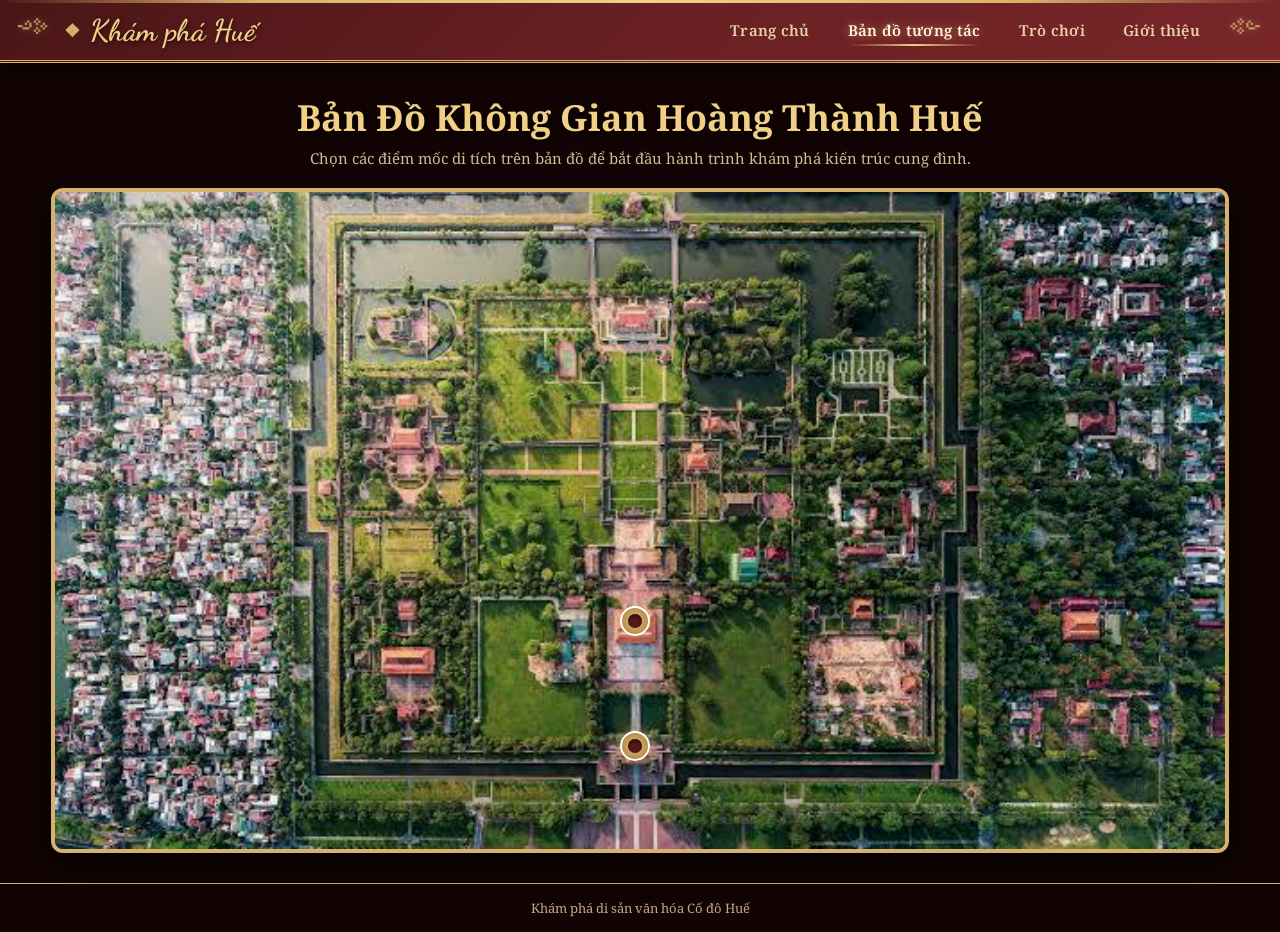
<file: index.html>
<!DOCTYPE html>
<html lang="vi">
<head>
    <meta charset="UTF-8">
    <meta name="viewport" content="width=device-width, initial-scale=1.0">
    <title>Bản đồ Đại Nội Huế</title>
    <link rel="stylesheet" href="style.css">
    <link rel="stylesheet" href="menu.css">
</head>
<body>
    
     <header class="navbar">
        <div class="navbar-inner">
            <a href="index.html" class="logo">Khám phá Huế</a>
 
            <button class="nav-toggle" type="button" aria-expanded="false"
                    aria-controls="nav-menu" aria-label="Mở menu">
                <span></span><span></span><span></span>
            </button>
 
            <nav id="nav-menu" class="nav-menu" aria-label="Menu chính">
                <a href="intro.html">Trang chủ</a>
                <a href="index.html" aria-current="page">Bản đồ tương tác</a>
                <a href="trochoi.html" >Trò chơi</a>
                <a href="#">Giới thiệu</a>
            </nav>
        </div>
    </header>


    <main class="main-map-container">
        <div class="map-title">
            <h1>Bản Đồ Không Gian Hoàng Thành Huế</h1>
            <p>Chọn các điểm mốc di tích trên bản đồ để bắt đầu hành trình khám phá kiến trúc cung đình.</p>
        </div>

        <div class="bando">
            <img src="dai-noi.png" class="anhnen" alt="Đại Nội Huế">

            <!-- Điểm đến 1: Ngọ Môn -->
            <a href="ngo-mon.html" class="diem-den" title="Ngọ Môn" style="top: 82%;left:48.3%;">
                <div class="loader"></div>
            </a>
            
            <!-- Điểm đến 2: Điện Thái Hòa -->
            <a href="dien-thai-hoa.html" class="diem-den1" title="Điện Thái Hòa" style="top: 63%;left:48.3%;">
                <div class="loader"></div>
            </a>
        </div>
    </main>

    <footer>
        <p>Khám phá di sản văn hóa Cố đô Huế</p>
    </footer>
</body>
</html>
</file>
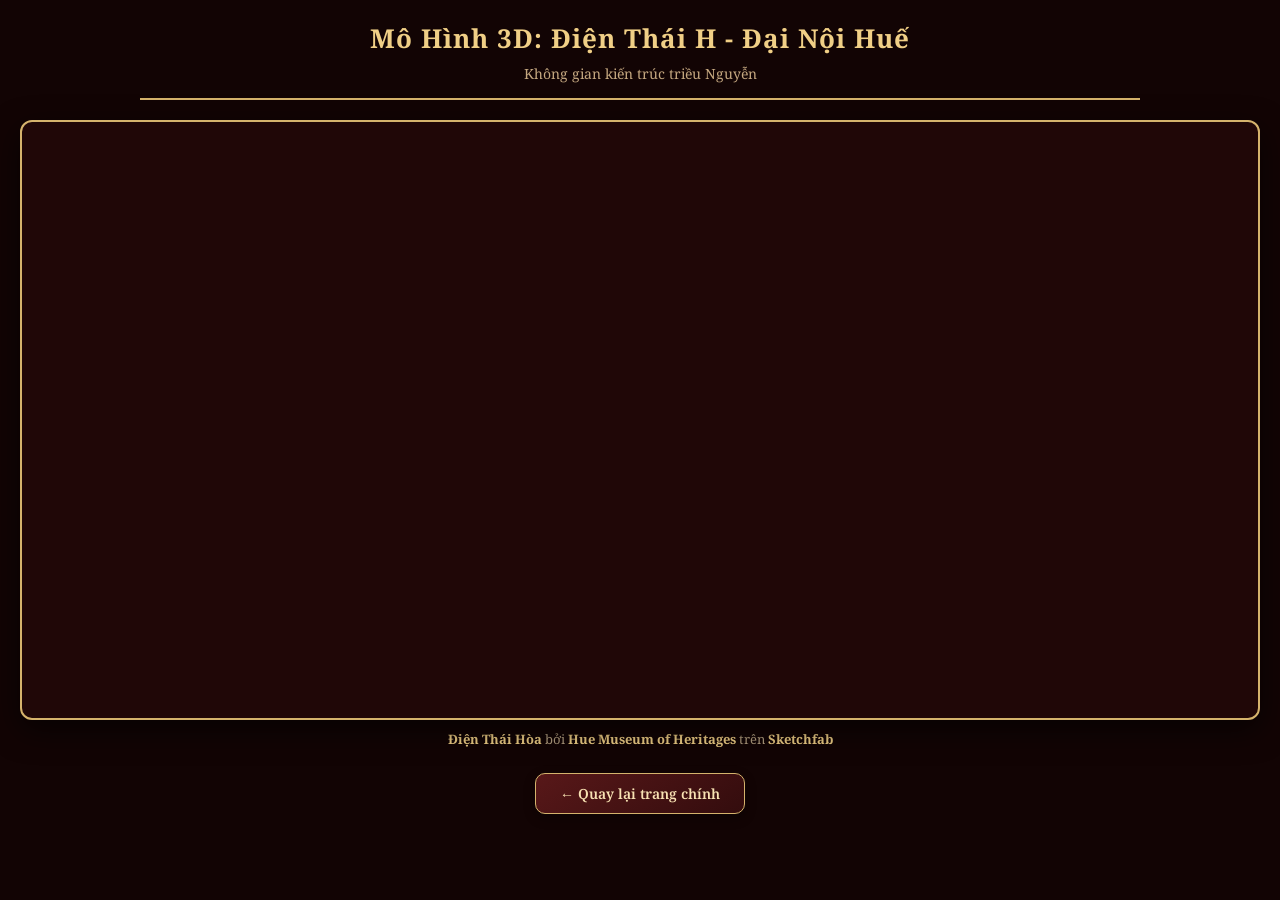
<file: dien-thai-hoa-2.html>
<!DOCTYPE html>
<html lang="vi">
<head>
    <meta charset="UTF-8">
    <meta name="viewport" content="width=device-width, initial-scale=1.0">
    <title>Mô Hình 3D - Điện Thái Hòa</title>
    <!-- Nhúng Google Fonts -->
    <link rel="preconnect" href="https://fonts.googleapis.com">
    <link rel="preconnect" href="https://fonts.gstatic.com" crossorigin>
    <link href="https://fonts.googleapis.com/css2?family=Noto+Serif:wght@400;600;700&display=swap" rel="stylesheet">
    
    <style>
        * {
            box-sizing: border-box;
            margin: 0;
            padding: 0;
        }

        body {
            background-color: #120404; 
            color: #f8e2b3;
            font-family: 'Noto Serif', serif;
            display: flex;
            flex-direction: column;
            align-items: center;
            min-height: 100vh;
            padding: 20px;
        }

       
        .header-container {
            text-align: center;
            margin-bottom: 20px;
            border-bottom: 2px solid #d5b36c;
            padding-bottom: 15px;
            width: 100%;
            max-width: 1000px;
        }

        h1 {
            font-size: 26px;
            color: #f0cf86;
            letter-spacing: 1px;
            margin-bottom: 8px;
        }

        .subtitle {
            font-size: 14px;
            color: #c5a880;
        }

        /* Khung chứa mô hình 3D Sketchfab */
        .sketchfab-embed-wrapper {
            width: 100%;
            max-width: 1400px; /* Tăng từ 1000px lên 1300px để rộng hơn */
            height: 600px;     /* Tăng từ 550px lên 700px để cao hơn */
            background: #200707;
            border: 2px solid #d5b36c;
            border-radius: 12px;
            overflow: hidden;
            box-shadow: 0 10px 30px rgba(0, 0, 0, 0.6);
            position: relative;
        }

        .sketchfab-embed-wrapper iframe {
            width: 100%;
            height: 100%;
            border: none;
        }

        
        .model-info {
            font-size: 13px;
            margin-top: 10px;
            color: #b5a082;
            text-align: center;
        }

        .model-info a {
            color: #f0cf86;
            text-decoration: none;
            font-weight: bold;
        }

        .model-info a:hover {
            text-decoration: underline;
        }

        /* Nút quay lại trang chủ */
        .back-btn {
            margin-top: 25px;
            display: inline-block;
            padding: 10px 24px;
            font-family: 'Noto Serif', serif;
            font-size: 14px;
            font-weight: 600;
            color: #f8e2b3;
            background: linear-gradient(145deg, #581819, #330c0d);
            border: 1px solid #d5b36c;
            border-radius: 10px;
            text-decoration: none;
            box-shadow: 0 4px 12px rgba(0,0,0,0.3);
            transition: all 0.3s ease;
        }

        .back-btn:hover {
            background: linear-gradient(145deg, #ab2f31, #6b191c);
            border-color: #f0cf86;
            color: #fff;
        }
    </style>
</head>
<body>

    <div class="header-container">
        <h1>Mô Hình 3D: Điện Thái H - Đại Nội Huế</h1>
        <p class="subtitle">Không gian kiến trúc triều Nguyễn</p>
    </div>

  <div class="sketchfab-embed-wrapper"> <iframe title="Điện Thái Hòa" frameborder="0" allowfullscreen mozallowfullscreen="true" webkitallowfullscreen="true" allow="autoplay; fullscreen; xr-spatial-tracking" xr-spatial-tracking execution-while-out-of-viewport execution-while-not-rendered web-share src="https://sketchfab.com/models/1c65fc71391d4991b00ff5d637e5e96e/embed"> </iframe> <p style="font-size: 13px; font-weight: normal; margin: 5px; color: #4A4A4A;"> <a href="https://sketchfab.com/3d-models/ien-thai-hoa-1c65fc71391d4991b00ff5d637e5e96e" target="_blank" rel="nofollow" style="font-weight: bold; color: #1CAAD9;"> Điện Thái Hòa </a> by <a href="https://sketchfab.com/hue-museum-of-heritages" target="_blank" rel="nofollow" style="font-weight: bold; color: #1CAAD9;"> Hue Museum of Heritages </a> on <a href="https://sketchfab.com" target="_blank" rel="nofollow" style="font-weight: bold; color: #1CAAD9;">Sketchfab</a></p></div>

    <div class="model-info"> 
        <p>
            <a href="https://sketchfab.com/3d-models/ien-thai-hoa-1c65fc71391d4991b00ff5d637e5e96e" target="_blank" rel="nofollow">Điện Thái Hòa</a> 
            bởi <a href="https://sketchfab.com/hue-museum-of-heritages" target="_blank" rel="nofollow">Hue Museum of Heritages</a> trên 
            <a href="https://sketchfab.com" target="_blank" rel="nofollow">Sketchfab</a>
        </p>
    </div>

    <a href="dien-thai-hoa.html" class="back-btn">← Quay lại trang chính</a>

</body>
</html>
</file>
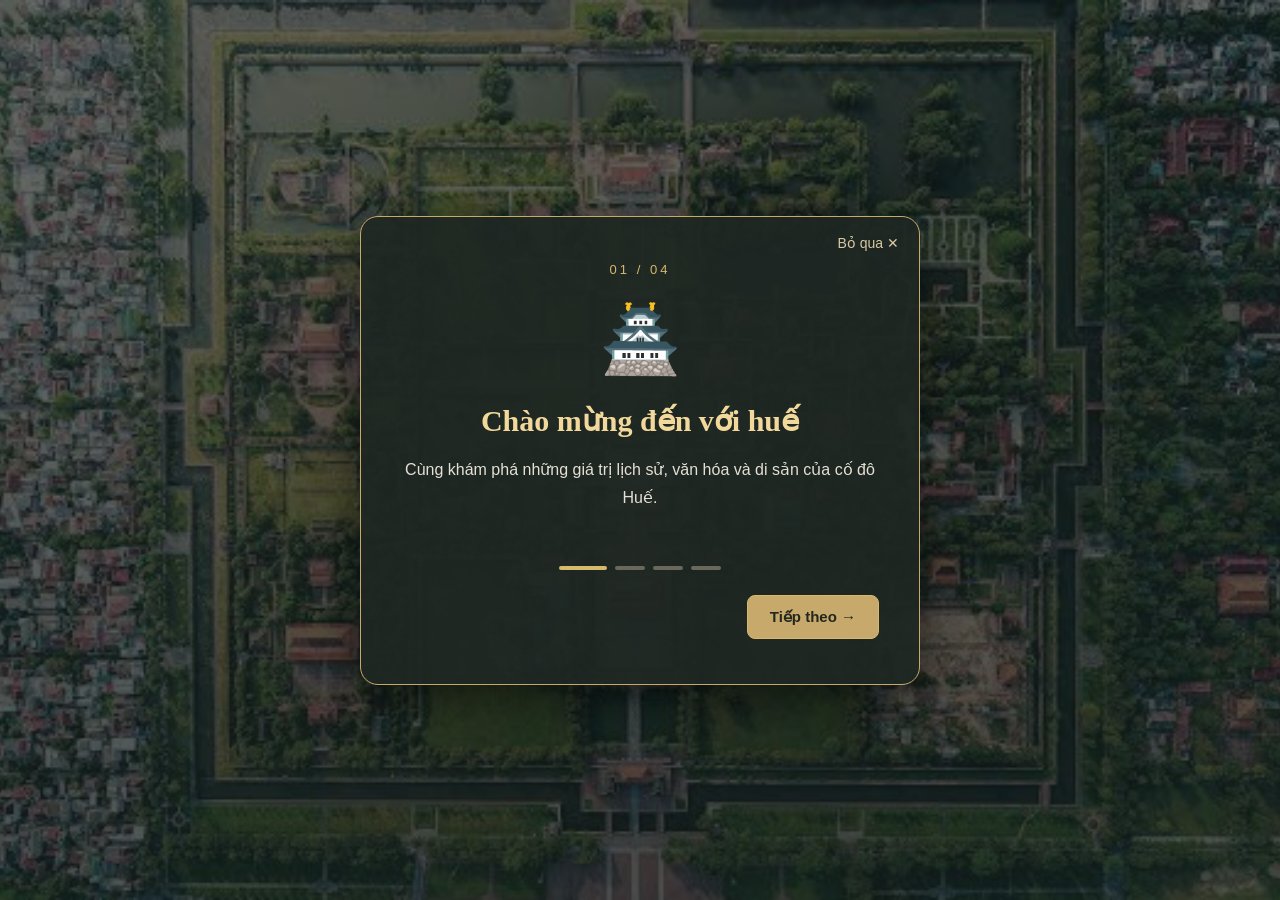
<file: huongdan.html>
<!DOCTYPE html>
<html lang="vi">
<head>
    <meta charset="UTF-8">
    <meta name="viewport" content="width=device-width, initial-scale=1.0">
    <title>Hướng dẫn khám phá Huế</title>
    <link rel="stylesheet" href="huongdan.css">
</head>
<body>

    <div class="guide">
       <a href="index.html"> <button class="skip" id="skip">Bỏ qua ✕</button> </a>

        <div class="guide-content">
            <div class="step-number" id="stepNumber">01 / 04</div>

            <div class="icon" id="guideIcon">🏯</div>

            <h1 id="guideTitle">Chào mừng đến với Huế</h1>

            <p id="guideText">
                Cùng khám phá những giá trị lịch sử,
                văn hóa và di sản của cố đô Huế.
            </p>

            <div class="progress">
                <span class="progress-bar active"></span>
                <span class="progress-bar"></span>
                <span class="progress-bar"></span>
                <span class="progress-bar"></span>
            </div>

            <div class="buttons">
                <button id="back" class="back">Quay lại</button>
                <button id="next" class="next">
                    Tiếp theo →
                </button>
            </div>
        </div>
    </div>

    <script src="huongdan.js"></script>
</body>
</html>
</file>
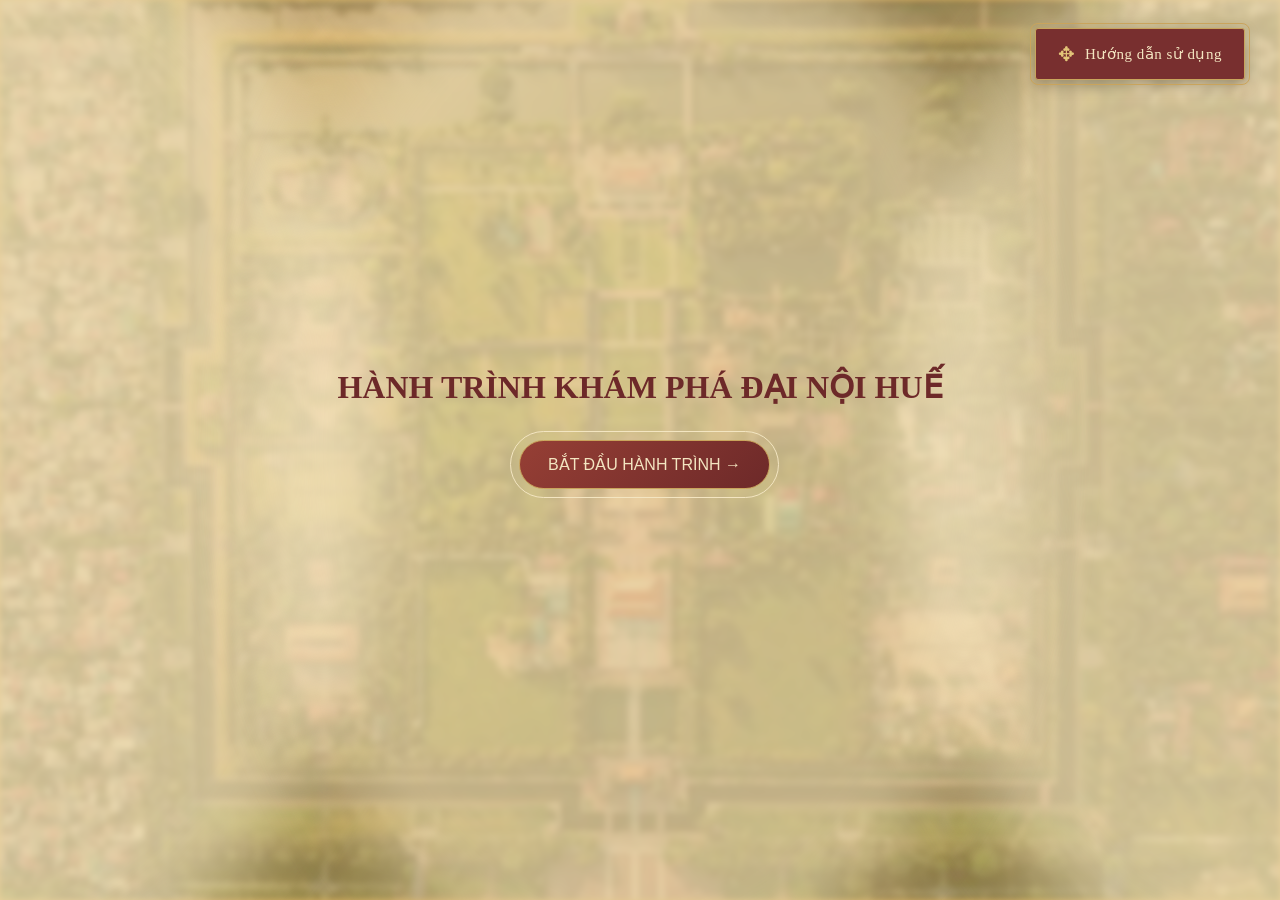
<file: intro.html>
<!DOCTYPE html>
<html lang="vi">
<head>
    <meta charset="UTF-8">
    <meta name="viewport" content="width=device-width, initial-scale=1.0">
    <title>Hành trình khám phá Đại Nội Huế</title>
    <link rel="stylesheet" href="intro.css">
</head>
<body>
    
<a href="huongdan.html"
   class="btn-huongdan">
    <span class="icon-huongdan">✥</span>
    <span>Hướng dẫn sử dụng</span>
</a>

    <div id="intro">

        <img src="dai-noi.png"
             class="background-image"
             alt="Đại Nội Huế">

        <!-- Các đám mây -->
        <div class="cloud cloud-1"></div>
        <div class="cloud cloud-2"></div>
        <div class="cloud cloud-3"></div>

        <div class="intro-content">
           <h1 style="color:#6d2929
">
    HÀNH TRÌNH KHÁM PHÁ ĐẠI NỘI HUẾ
</h1>

            <button id="startButton">
                BẮT ĐẦU HÀNH TRÌNH →
            </button>
        </div>

    </div>

    <script src="intro.js"></script>
</body>
</html>
</file>
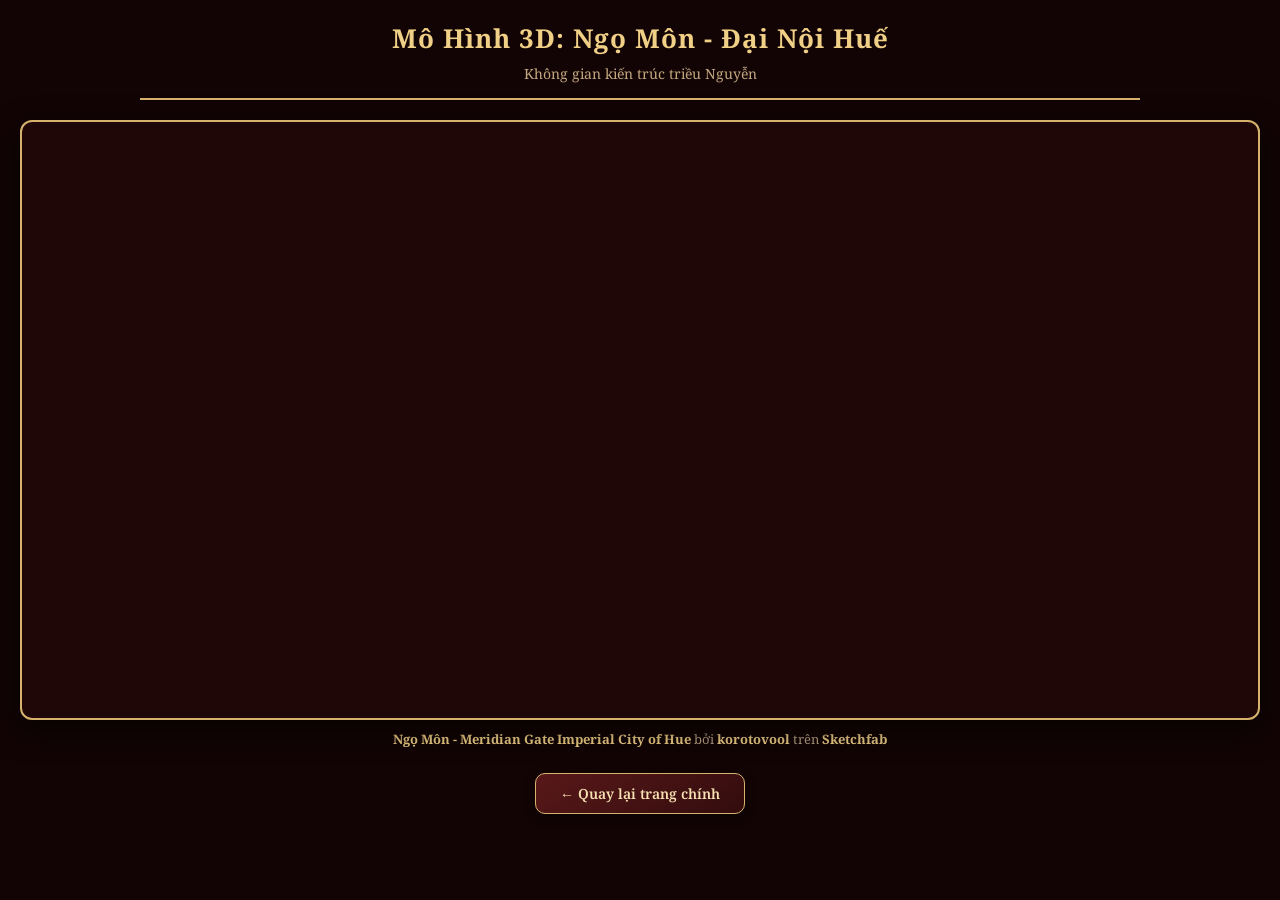
<file: ngo-mon-2.html>
<!DOCTYPE html>
<html lang="vi">
<head>
    <meta charset="UTF-8">
    <meta name="viewport" content="width=device-width, initial-scale=1.0">
    <title>Mô Hình 3D - Ngọ Môn Huế</title>
   
    <link rel="preconnect" href="https://fonts.googleapis.com">
    <link rel="preconnect" href="https://fonts.gstatic.com" crossorigin>
    <link href="https://fonts.googleapis.com/css2?family=Noto+Serif:wght@400;600;700&display=swap" rel="stylesheet">
    
    <style>
        * {
            box-sizing: border-box;
            margin: 0;
            padding: 0;
        }

        body {
            background-color: #120404;
            color: #f8e2b3;
            font-family: 'Noto Serif', serif;
            display: flex;
            flex-direction: column;
            align-items: center;
            min-height: 100vh;
            padding: 20px;
        }

       
        .header-container {
            text-align: center;
            margin-bottom: 20px;
            border-bottom: 2px solid #d5b36c;
            padding-bottom: 15px;
            width: 100%;
            max-width: 1000px;
        }

        h1 {
            font-size: 26px;
            color: #f0cf86;
            letter-spacing: 1px;
            margin-bottom: 8px;
        }

        .subtitle {
            font-size: 14px;
            color: #c5a880;
        }

        /* Khung chứa mô hình 3D Sketchfab */
        .sketchfab-embed-wrapper {
            width: 100%;
            max-width: 1400px; /* Tăng từ 1000px lên 1300px để rộng hơn */
            height: 600px;     /* Tăng từ 550px lên 700px để cao hơn */
            background: #200707;
            border: 2px solid #d5b36c;
            border-radius: 12px;
            overflow: hidden;
            box-shadow: 0 10px 30px rgba(0, 0, 0, 0.6);
            position: relative;
        }

        .sketchfab-embed-wrapper iframe {
            width: 100%;
            height: 100%;
            border: none;
        }

        
        .model-info {
            font-size: 13px;
            margin-top: 10px;
            color: #b5a082;
            text-align: center;
        }

        .model-info a {
            color: #f0cf86;
            text-decoration: none;
            font-weight: bold;
        }

        .model-info a:hover {
            text-decoration: underline;
        }

       
        .back-btn {
            margin-top: 25px;
            display: inline-block;
            padding: 10px 24px;
            font-family: 'Noto Serif', serif;
            font-size: 14px;
            font-weight: 600;
            color: #f8e2b3;
            background: linear-gradient(145deg, #581819, #330c0d);
            border: 1px solid #d5b36c;
            border-radius: 10px;
            text-decoration: none;
            box-shadow: 0 4px 12px rgba(0,0,0,0.3);
            transition: all 0.3s ease;
        }

        .back-btn:hover {
            background: linear-gradient(145deg, #ab2f31, #6b191c);
            border-color: #f0cf86;
            color: #fff;
        }
    </style>
</head>
<body>

    
    <div class="header-container">
        <h1>Mô Hình 3D: Ngọ Môn - Đại Nội Huế</h1>
        <p class="subtitle">Không gian kiến trúc triều Nguyễn</p>
    </div>

   
    <div class="sketchfab-embed-wrapper"> 
        <iframe title="Ngọ Môn - Meridian Gate Imperial City of Hue" frameborder="0" allowfullscreen mozallowfullscreen="true" webkitallowfullscreen="true" allow="autoplay; fullscreen; xr-spatial-tracking" xr-spatial-tracking execution-while-out-of-viewport execution-while-not-rendered web-share src="https://sketchfab.com/models/6acf4f949d5247f3afa6afdaa7c188bd/embed"> 
        </iframe> 
    </div>

   
    <div class="model-info"> 
        <p>
            <a href="https://sketchfab.com/3d-models/ngo-mon-meridian-gate-imperial-city-of-hue-6acf4f949d5247f3afa6afdaa7c188bd" target="_blank" rel="nofollow"> Ngọ Môn - Meridian Gate Imperial City of Hue </a> 
            bởi <a href="https://sketchfab.com/korotovool" target="_blank" rel="nofollow">korotovool</a> trên 
            <a href="https://sketchfab.com" target="_blank" rel="nofollow">Sketchfab</a>
        </p>
    </div>

   
    <a href="ngo-mon.html" class="back-btn">← Quay lại trang chính</a>

</body>
</html>
</file>
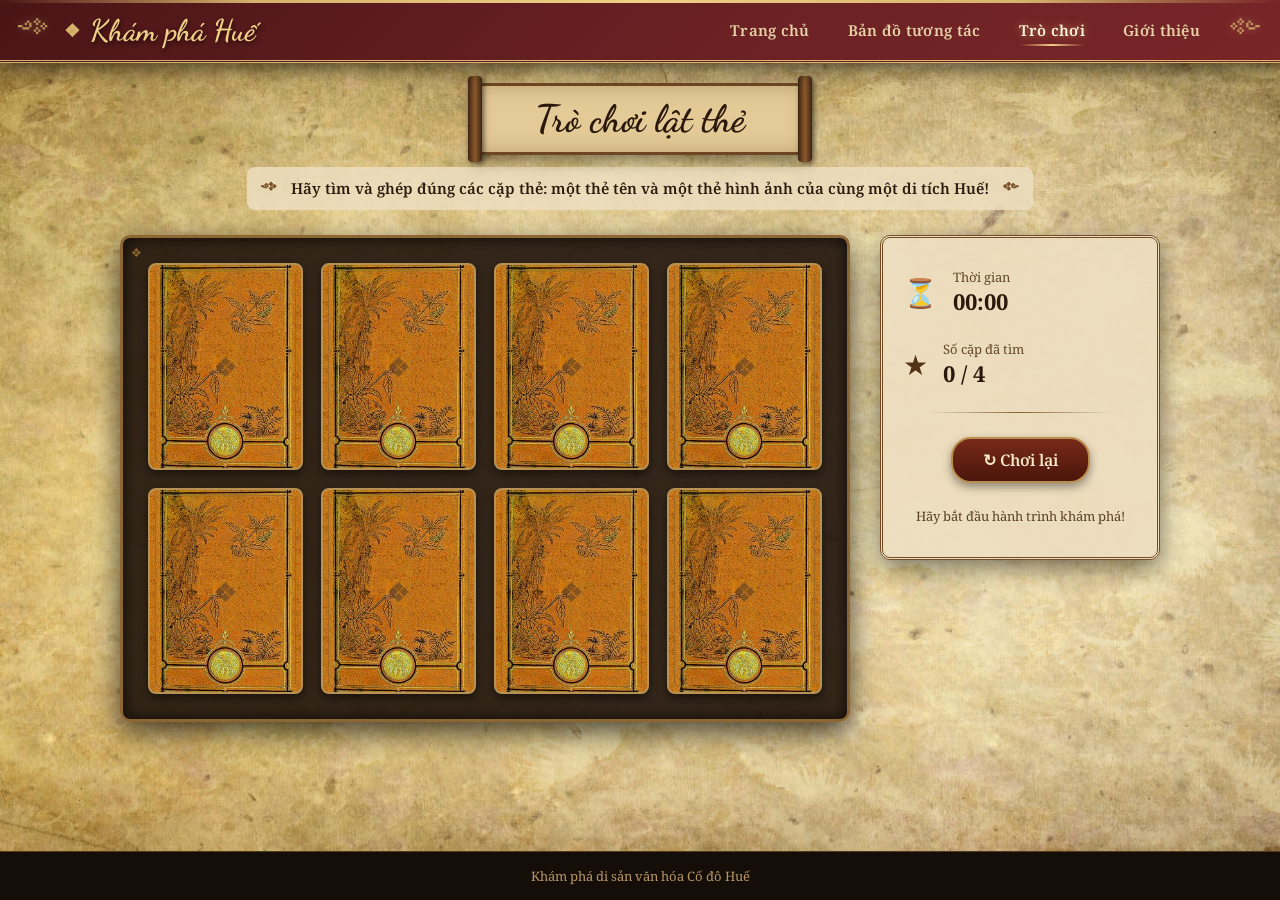
<file: trochoi.html>
<!DOCTYPE html>
<html lang="vi">
<head>
    <meta charset="UTF-8">
    <meta name="viewport" content="width=device-width, initial-scale=1.0">
    <title>Trò chơi lật thẻ | Khám phá Huế</title>

    <link rel="stylesheet" href="trochoi.css">
    <script src="trochoi.js" defer></script>
    <link rel="stylesheet" href="menu.css">
</head>

<body>
  
   <header class="navbar">
        <div class="navbar-inner">
            <a href="index.html" class="logo">Khám phá Huế</a>
 
            <button class="nav-toggle" type="button" aria-expanded="false"
                    aria-controls="nav-menu" aria-label="Mở menu">
                <span></span><span></span><span></span>
            </button>
 
            <nav id="nav-menu" class="nav-menu" aria-label="Menu chính">
                <a href="intro.html">Trang chủ</a>
                <a href="index.html">Bản đồ tương tác</a>
                <a href="trochoi.html" aria-current="page">Trò chơi</a>
                <a href="#">Giới thiệu</a>
            </nav>
        </div>
    </header>

    <main class="game-container">

        <div class="scroll-header">
            <h1>Trò chơi lật thẻ</h1>
        </div>

        <div class="description-banner">
            <span class="cloud-ornament" aria-hidden="true">༺</span>
            <span>Hãy tìm và ghép đúng các cặp thẻ: một thẻ tên và một thẻ hình ảnh của cùng một di tích Huế!</span>
            <span class="cloud-ornament" aria-hidden="true">༻</span>
        </div>

        <div class="main-content">

            <div class="board-wrapper">
                <div class="game-board" id="gameBoard"></div>
            </div>

            <aside class="sidebar-panel">
                <div class="info-item">
                    <span class="info-icon" aria-hidden="true">⏳</span>
                    <div class="info-text">
                        <label>Thời gian</label>
                        <strong id="timer">00:00</strong>
                    </div>
                </div>

                <div class="info-item">
                    <span class="info-icon" aria-hidden="true">★</span>
                    <div class="info-text">
                        <label>Số cặp đã tìm</label>
                        <strong id="score">0 / 4</strong>
                    </div>
                </div>

                <div class="divider"></div>

                <button id="restartButton" type="button">↻ Chơi lại</button>

                <p id="gameMessage" aria-live="polite">
                    Hãy bắt đầu hành trình khám phá!
                </p>
            </aside>

        </div>
    </main>

    <footer>
        <p>Khám phá di sản văn hóa Cố đô Huế</p>
    </footer>
</body>
</html>
</file>
<file: style.css>
@import url('https://fonts.googleapis.com/css2?family=Noto+Serif:ital,wght@0,400;0,600;0,700;1,400&display=swap');

* {
    box-sizing: border-box;
    margin: 0;
    padding: 0;
}

body {
    font-family: 'Noto Serif', 'Times New Roman', serif;
    background: #120404 no-repeat center center fixed;
    background-size: cover;
    color: #f8e2b3;
    min-height: 100vh;
    display: flex;
    flex-direction: column;
}


.main-map-container {
    max-width: 1200px;
    width: 92%;
    margin: 30px auto;
    display: flex;
    flex-direction: column;
    align-items: center;
    gap: 20px;
}

.map-title {
    text-align: center;
}

.map-title h1 {
    font-size: clamp(26px, 4vw, 36px);
    color: #f0cf86;
    text-shadow: 0 2px 8px rgba(0, 0, 0, 0.8);
    margin-bottom: 6px;
}

.map-title p {
    color: #d0ba96;
    font-size: 15px;
}


.bando {
    position: relative;
    width: 100%;
    max-width:100%;
    border: 4px solid #d5b36c;
    border-radius: 12px;
    overflow: hidden;
    box-shadow: 0 10px 30px rgba(0, 0, 0, 0.8), inset 0 0 20px rgba(213, 179, 108, 0.2);
    background: #1a0809;
}

.anhnen {
    width: 100%;
    height: 100%;
    display: block;
    object-fit: cover;
    filter: brightness(0.95) contrast(1.05);
}



.diem-den{
    position: absolute;
    display: flex;
    align-items: center;
    justify-content: center;
    width: 30px;
    height: 30px;
    background: radial-gradient(circle, #e5c07b 0%, #b88d4d 70%);
    border: 2px solid #fff;
    border-radius: 50%;
    box-shadow: 0 0 15px rgba(229, 192, 123, 0.8);
    transition: transform 0.3s ease, background 0.3s ease;
    text-decoration: none;
   top: 80100px;
}
.diem-den1{
    position: absolute;
    display: flex;
    align-items: center;
    justify-content: center;
    width: 30px;
    height: 30px;
    background: radial-gradient(circle, #e5c07b 0%, #b88d4d 70%);
    border: 2px solid #fff;
    border-radius: 50%;
    box-shadow: 0 0 15px rgba(229, 192, 123, 0.8);
    transition: transform 0.3s ease, background 0.3s ease;
    text-decoration: none;
   
}

.diem-den::before, .diem-den1::before {
    content: '';
    position: absolute;
    inset: -6px;
    border: 2px solid #f0cf86;
    border-radius: 50%;
    animation: pulseWave 1.8s infinite;
    opacity: 0;
}

@keyframes pulseWave {
    0% {
        transform: scale(0.9);
        opacity: 1;
    }
    100% {
        transform: scale(1.6);
        opacity: 0;
    }
}

.diem-den:hover, .diem-den1:hover {
    transform: scale(1.15);
    background: radial-gradient(circle, #fff 0%, #f0cf86 70%);
}


.diem-den::after {
    content: 'Ngọ Môn';
    position: absolute;
    bottom: 52px;
    background: rgba(20, 7, 8, 0.95);
    color: #f0cf86;
    padding: 4px 10px;
    font-size: 13px;
    border: 1px solid #d5b36c;
    border-radius: 4px;
    white-space: nowrap;
    opacity: 0;
    pointer-events: none;
    transition: opacity 0.3s ease;
}

.diem-den1::after {
    content: 'Điện Thái Hòa';
    position: absolute;
    bottom: 52px;
    background: rgba(20, 7, 8, 0.95);
    color: #f0cf86;
    padding: 4px 10px;
    font-size: 13px;
    border: 1px solid #d5b36c;
    border-radius: 4px;
    white-space: nowrap;
    opacity: 0;
    pointer-events: none;
    transition: opacity 0.3s ease;
}

.diem-den:hover::after, .diem-den1:hover::after {
    opacity: 1;
}


.diem-den {
    top: 65%;
    left: 48%;
}

.diem-den1 {
    top: 40%;
    left: 48%;
}

/* Biểu tượng bên trong nút bấm */
.loader {
    width: 14px;
    height: 14px;
    background-color: #581819;
    border-radius: 50%;
    box-shadow: inset 0 2px 4px rgba(0,0,0,0.5);
}

/* Footer trang */
footer {
    text-align: center;
    padding: 15px;
    color: #c5a880;
    background: #120404;
    border-top: 1px solid #d5b36c;
    margin-top: auto;
    font-size: 13px;
}
</file>
<file: menu.css>
@import url('https://fonts.googleapis.com/css2?family=Dancing+Script:wght@700&family=Noto+Serif:wght@400;600&display=swap');

/* ===== Thanh menu dùng chung cho mọi trang ===== */
.navbar {
    position: sticky;
    top: 0;
    z-index: 1000;
    width: 100%;
    background:
        /* đường chỉ vàng mảnh trên cùng */
        linear-gradient(90deg, transparent, #d5b36c 20%, #f0cf86 50%, #d5b36c 80%, transparent) top / 100% 3px no-repeat,
        linear-gradient(135deg, #4a1516 0%, #6b2124 55%, #782628 100%);
    border-bottom: 3px double #d5b36c;
    box-shadow: 0 6px 18px rgba(0, 0, 0, 0.55);
    font-family: 'Noto Serif', 'Times New Roman', serif;
}

/* Họa tiết hai bên thanh menu (chỉ hiện trên màn hình rộng) */
.navbar::before,
.navbar::after {
    position: absolute;
    top: 50%;
    transform: translateY(-50%);
    font-size: 36px;
    line-height: 1;
    color: #d5b36c;
    opacity: 0.8;
    text-shadow: 0 0 8px rgba(240, 207, 134, 0.35);
    pointer-events: none;
}
.navbar::before { content: '༺'; left: 18px; }
.navbar::after  { content: '༻'; right: 18px; }

.navbar-inner {
    max-width: 1280px;
    margin: 0 auto;
    padding: 10px 64px;
    display: flex;
    align-items: center;
    justify-content: space-between;
    gap: 20px;
}

/* Logo */
.navbar .logo {
    display: inline-flex;
    align-items: center;
    gap: 10px;
    font-family: 'Dancing Script', cursive, serif;
    font-size: 30px;
    font-weight: 700;
    line-height: 1;
    color: #f0cf86;
    text-decoration: none;
    text-shadow: 1px 2px 4px rgba(0, 0, 0, 0.6);
    white-space: nowrap;
}

.navbar .logo::before {
    content: '❖';
    font-family: 'Noto Serif', serif;
    font-size: 18px;
    color: #d5b36c;
    text-shadow: none;
}

/* Các mục menu */
.nav-menu {
    display: flex;
    align-items: center;
    gap: 6px;
}

.nav-menu a {
    position: relative;
    padding: 10px 16px;
    color: #e8d3a8;
    font-size: 15px;
    font-weight: 600;
    letter-spacing: 0.02em;
    text-decoration: none;
    transition: color 0.25s, text-shadow 0.25s;
}

/* Gạch chân vàng mọc từ giữa ra */
.nav-menu a::after {
    content: '';
    position: absolute;
    left: 16px;
    right: 16px;
    bottom: 4px;
    height: 2px;
    background: linear-gradient(90deg, transparent, #f0cf86, transparent);
    transform: scaleX(0);
    transition: transform 0.3s ease;
}

.nav-menu a:hover,
.nav-menu a:focus-visible {
    color: #fff6dc;
    text-shadow:
        0 0 6px rgba(255, 224, 150, 0.95),
        0 0 14px rgba(240, 207, 134, 0.75),
        0 0 26px rgba(240, 207, 134, 0.45);
}

.nav-menu a:hover::after,
.nav-menu a:focus-visible::after,
.nav-menu a[aria-current="page"]::after {
    transform: scaleX(1);
}

/* Trang đang mở: chữ sáng nhẹ + gạch chân */
.nav-menu a[aria-current="page"] {
    color: #fff6dc;
    text-shadow: 0 0 8px rgba(240, 207, 134, 0.55);
}

.nav-menu a:focus-visible,
.navbar .logo:focus-visible,
.nav-toggle:focus-visible {
    outline: 2px solid #f0cf86;
    outline-offset: 2px;
}

/* Nút ☰ (chỉ hiện trên điện thoại) */
.nav-toggle {
    display: none;
    width: 44px;
    height: 44px;
    padding: 0;
    flex-direction: column;
    align-items: center;
    justify-content: center;
    gap: 5px;
    background: rgba(240, 207, 134, 0.1);
    border: 1px solid #b58a49;
    border-radius: 8px;
    cursor: pointer;
}

.nav-toggle span {
    display: block;
    width: 22px;
    height: 2px;
    background: #f0cf86;
    border-radius: 2px;
    transition: transform 0.3s, opacity 0.2s;
}

.nav-toggle[aria-expanded="true"] span:nth-child(1) { transform: translateY(7px) rotate(45deg); }
.nav-toggle[aria-expanded="true"] span:nth-child(2) { opacity: 0; }
.nav-toggle[aria-expanded="true"] span:nth-child(3) { transform: translateY(-7px) rotate(-45deg); }

/* ===== Màn hình vừa & nhỏ: bỏ họa tiết hai bên ===== */
@media (max-width: 1024px) {
    .navbar::before,
    .navbar::after { display: none; }
    .navbar-inner { padding: 10px 5%; }
}

/* ===== Điện thoại ===== */
@media (max-width: 760px) {
    .navbar .logo { font-size: 26px; }

    .nav-toggle { display: flex; }

    .nav-menu {
        display: none;
        position: absolute;
        top: 100%;
        left: 0;
        right: 0;
        flex-direction: column;
        align-items: stretch;
        gap: 0;
        padding: 8px 5% 14px;
        background: #4a1516;
        border-bottom: 3px double #d5b36c;
        box-shadow: 0 12px 20px rgba(0, 0, 0, 0.5);
    }

    .nav-menu.open { display: flex; }

    .nav-menu a {
        padding: 14px 8px;
        font-size: 16px;
        border-radius: 0;
        border-bottom: 1px solid rgba(213, 179, 108, 0.2);
    }

    .nav-menu a:last-child { border-bottom: none; }

    .nav-menu a::after { display: none; }

    .nav-menu a[aria-current="page"] {
        color: #f0cf86;
        box-shadow: inset 3px 0 0 #f0cf86;
        padding-left: 14px;
    }
}
</file>
<file: huongdan.css>
* {
    margin: 0;
    padding: 0;
    box-sizing: border-box;
}

body {
    min-height: 100vh;
    display: flex;
    justify-content: center;
    align-items: center;
    font-family: Arial, sans-serif;
    background:
        linear-gradient(rgba(20, 30, 29, 0.65),
                        rgba(20, 30, 29, 0.75)),
        url("dai-noi.png") center/cover no-repeat;
    color: #f8f1df;
}

.guide {
    position: relative;
    width: 90%;
    max-width: 560px;
    padding: 45px 40px;
    background: rgba(30, 38, 34, 0.92);
    border: 1px solid #c6a96b;
    border-radius: 18px;
    box-shadow: 0 15px 50px #0008;
    text-align: center;
}

.skip {
    position: absolute;
    top: 18px;
    right: 20px;
    border: none;
    background: none;
    color: #d8c9a4;
    cursor: pointer;
    font-size: 14px;
}

.step-number {
    color: #d7b96e;
    font-size: 13px;
    letter-spacing: 3px;
}

.icon {
    font-size: 65px;
    margin: 25px 0;
}

h1 {
    font-family: Georgia, serif;
    font-size: 30px;
    margin-bottom: 18px;
    color: #f2d99b;
}

p {
    font-size: 16px;
    line-height: 1.8;
    color: #e4e0d5;
    min-height: 85px;
}

.progress {
    display: flex;
    justify-content: center;
    gap: 8px;
    margin: 25px 0;
}

.progress-bar {
    width: 30px;
    height: 4px;
    border-radius: 5px;
    background: #68685b;
    transition: 0.3s;
}

.progress-bar.active {
    width: 48px;
    background: #d7b96e;
}

.buttons {
    display: flex;
    justify-content: space-between;
    gap: 12px;
}

.buttons button {
    padding: 12px 22px;
    border-radius: 8px;
    cursor: pointer;
    font-size: 15px;
    transition: 0.25s;
}

.back {
    border: 1px solid #c6a96b;
    color: #f8f1df;
    background: transparent;
}

.next {
    border: 1px solid #d7b96e;
    background: #c6a96b;
    color: #25271f;
    font-weight: bold;
}

.buttons button:hover {
    transform: translateY(-2px);
    filter: brightness(1.15);
}

@media (max-width: 480px) {
    .guide {
        padding: 45px 22px 28px;
    }

    h1 {
        font-size: 25px;
    }
}
</file>
<file: intro.css>
#intro {
    position: fixed;
    inset: 0;
    z-index: 1000;
    overflow: hidden;

    display: flex;
    flex-direction: column;
    align-items: center;
    justify-content: center;

    background: #d5af62;
    transition: opacity 1.5s ease;
}

.cloud {
    position: absolute;
    width: 60%;
    height: 120%;
    top: -10%;

    background:#F3E5C1;
    filter: blur(35px);
    border-radius: 50%;

    transition: transform 2s ease;
}

.cloud-1 {
    left: -30%;
    opacity: 0.6;
}

.cloud-2 {
    right: -30%;
    opacity: 0.6;
}

.cloud-3 {
    left: 20%;
    opacity: 0.5;
}

#intro.hide {
    opacity: 0;
    pointer-events: none;
}

#intro.hide .cloud-1 {
    transform: translateX(-120%);
}

#intro.hide .cloud-2 {
    transform: translateX(120%);
}

#intro.hide .cloud-3 {
    transform: translateY(-120%);
}

#intro h1 {
    position: relative;
    z-index: 2;
    text-align: center;
    top: -30%;
}

#startButton {
    position: relative;
    z-index: 2;

    padding: 14px 28px;
    border-radius: 30px;
     border: 1px solid #c9a45c;
    outline: 1px solid ;
    outline-offset: 8px;

    background: linear-gradient(135deg, #963f35, #6d2929);
    color: #F3E5C1;
    font-size: 16px;

    cursor: pointer;
    transition: 0.3s;
    left: 30%;
    top: -20%;

}

#startButton:hover {
    background: linear-gradient(135deg, #963f35, #6d2929);
    transform: scale(1.08);
}
.background-image {
    position: absolute;
    inset: 0;

    width: 100%;
    height: 100%;
    object-fit: cover;

    opacity: 0.35;
    filter: blur(3px);

    z-index: 0;
    transition: transform 2s ease, opacity 2s ease;
}

#intro .cloud {
    z-index: 1;
}

#intro h1,
#intro #startButton {
    z-index: 2;
}
#intro.hide .background-image {
    transform: scale(1.08);
    opacity: 0;
}


.guide-button-container {
    position: fixed;
    top: 28px;
    right: 35px;
    z-index: 99999;
}

.btn-huongdan {
    display: inline-flex;
    align-items: center;
    justify-content: center;
    gap: 10px;

    padding: 13px 22px;
    background: linear-gradient(135deg, #782f2f, #542020);
    color: #f3e5c1;

    font-family: Georgia, "Times New Roman", serif;
    font-size: 15px;
    letter-spacing: 0.5px;
    text-decoration: none;

    border: 1px solid #c9a45c;
    outline: 1px solid #542020;
    outline-offset: 8px;
    border-radius: 3px;

    box-shadow: 0 5px 15px rgba(0, 0, 0, 0.25);
    transition: background 0.3s ease,
                color 0.3s ease,
                transform 0.3s ease,
                box-shadow 0.3s ease;
}

.icon-huongdan {
    color: #e3c579;
    font-size: 20px;
    transition: transform 0.3s ease;
}

.btn-huongdan:hover {
    background: linear-gradient(135deg, #963f35, #6d2929);
    color: #fff3d2;
    border-color: #f0d58c;
    box-shadow: 0 0 12px #c9a45c59;
    transform: translateY(-2px);
}

.btn-huongdan:hover .icon-huongdan {
    transform: rotate(90deg);
}

.btn-huongdan:active {
    transform: translateY(1px);
}

.btn-huongdan:focus-visible {
    outline: 2px solid #f0d58c;
    outline-offset: 5px;
}
body > .btn-huongdan {
    position: fixed !important;
    top: 28px !important;
    right: 35px !important;

    z-index: 2147483647 !important;

    display: inline-flex !important;
    visibility: visible !important;
    opacity: 1 !important;
    pointer-events: auto !important;

    align-items: center;
    gap: 10px;
    padding: 13px 22px;

    background: #782f2f;
    color: #f3e5c1;
    text-decoration: none;
    font-family: Georgia, serif;

    border: 1px solid #c9a45c;
    outline: 1px solid #c9a45c;
    outline-offset: 4px;
}
</file>
<file: trochoi.css>
@import url('https://fonts.googleapis.com/css2?family=Dancing+Script:wght@700&family=Noto+Serif:ital,wght@0,400;0,600;0,700;1,400&display=swap');

* {
    box-sizing: border-box;
    margin: 0;
    padding: 0;
}

body {
    font-family: 'Noto Serif', 'Times New Roman', serif;
    background-color: #1a120c;
    color: #3d2314;
    min-height: 100vh;
    min-height: 100dvh;
    display: flex;
    flex-direction: column;
    overflow-x: hidden;
}

/* Ảnh nền cố định: dùng pseudo-element vì background-attachment: fixed
   bị lỗi/giật trên iOS Safari. Nhớ kiểm tra tên file ảnh. */
body::before {
    content: '';
    position: fixed;
    inset: 0;
    z-index: -1;
    background: #1a120c url('anhnen.jpg') no-repeat center center;
    background-size: cover;
}




/* 2. Container game */
.game-container {
    max-width: 1280px;
    width: 95%;
    margin: 20px auto;
    display: flex;
    flex-direction: column;
    align-items: center;
}

.scroll-header {
    position: relative;
    max-width: 100%;
    background: #e3ca96;
    border: 3px solid #6e4722;
    border-radius: 6px;
    padding: 10px clamp(24px, 6vw, 60px);
    box-shadow: 0 6px 15px rgba(0,0,0,0.4), inset 0 0 20px rgba(110, 71, 34, 0.3);
    margin-bottom: 12px;
    text-align: center;
}

.scroll-header::before,
.scroll-header::after {
    content: '';
    position: absolute;
    top: -10px;
    bottom: -10px;
    width: 14px;
    background: linear-gradient(90deg, #3d2314, #8c5a2b, #3d2314);
    border-radius: 4px;
    box-shadow: 2px 2px 5px rgba(0,0,0,0.5);
}
.scroll-header::before { left: -7px; }
.scroll-header::after  { right: -7px; }

.scroll-header h1 {
    font-family: 'Dancing Script', cursive, serif;
    font-size: clamp(28px, 6vw, 38px);
    color: #2b180c;
    font-weight: bold;
}

.description-banner {
    display: flex;
    align-items: center;
    justify-content: center;
    gap: 12px;
    color: #2b1a0e;
    font-size: clamp(13px, 2.4vw, 15px);
    font-weight: 600;
    line-height: 1.5;
    text-align: center;
    margin-bottom: 25px;
    padding: 8px 14px;
    border-radius: 8px;
    /* nền mờ giúp chữ đọc được trên ảnh nền tối */
    background: rgba(237, 222, 192, 0.85);
}

.cloud-ornament {
    color: #7a5028;
    font-size: 18px;
    flex-shrink: 0;
}

.main-content {
    display: flex;
    gap: 30px;
    width: 100%;
    justify-content: center;
    align-items: flex-start;
}

/* 3. Bàn chơi */
.board-wrapper {
    flex: 0 1 730px;       /* co lại khi hẹp, tối đa 730px */
    min-width: 0;
    background: rgba(36, 23, 15, 0.92);
    padding: clamp(10px, 3vw, 25px);
    border: 3px solid #8c6733;
    border-radius: 10px;
    box-shadow: 0 10px 30px rgba(0, 0, 0, 0.7), inset 0 0 15px rgba(0,0,0,0.8);
    position: relative;
}

.board-wrapper::before {
    content: '❖';
    position: absolute;
    top: 6px;
    left: 8px;
    color: #8c6733;
    font-size: 12px;
}

.game-board {
    display: grid;
    grid-template-columns: repeat(4, minmax(0, 1fr));
    gap: clamp(6px, 1.8vw, 18px);
    width: 100%;
}

/* Thẻ lật bài */
.card {
    position: relative;
    width: 100%;
    aspect-ratio: 3 / 4;
    perspective: 1000px;
    cursor: pointer;
    background: transparent;
    border: none;
    font: inherit;
    color: inherit;
    -webkit-tap-highlight-color: transparent;
}

.card:focus-visible {
    outline: 3px solid #e8b95e;
    outline-offset: 3px;
    border-radius: 8px;
}

.card .card-back,
.card .card-front {
    position: absolute;
    inset: 0;
    -webkit-backface-visibility: hidden;
    backface-visibility: hidden;
    transition: transform 0.6s cubic-bezier(0.4, 0, 0.2, 1);
    border-radius: 8px;
    border: 2px solid #b89253;
    box-shadow: 0 4px 10px rgba(0,0,0,0.5);
    overflow: hidden;
}

.card .card-back {
    transform: rotateY(0deg);
    display: flex;
    align-items: center;
    justify-content: center;
    color: rgba(110, 71, 34, 0.7);
    font-size: clamp(16px, 4vw, 28px);
    background: #d1b275 url('nenthe.jpg') no-repeat center center;
    background-size: cover;
}

.card .card-back::after {
    content: '';
    position: absolute;
    inset: 5px;
    border: 1px solid rgba(138, 97, 43, 0.6);
    border-radius: 5px;
}

.card .card-front {
    transform: rotateY(180deg);
    background: #f4e6c8;
    color: #3d2314;
    display: flex;
    align-items: center;
    justify-content: center;
    font-weight: bold;
    font-size: clamp(11px, 2.2vw, 16px);
    line-height: 1.3;
    padding: clamp(3px, 1vw, 10px);
    text-align: center;
    overflow-wrap: anywhere;
}

.card.flipped .card-front,
.card.matched .card-front { transform: rotateY(0deg); }
.card.flipped .card-back,
.card.matched .card-back  { transform: rotateY(-180deg); }

.card.matched .card-front {
    border-color: #3ba856;
    box-shadow: 0 0 12px rgba(59, 168, 86, 0.6);
}

.card .card-front img {
    width: 100%;
    height: 100%;
    object-fit: cover;
    border-radius: 4px;
    display: block;
}

/* 4. Sidebar */
.sidebar-panel {
    flex: 0 0 280px;
    background: rgba(237, 222, 192, 0.92);
    border: 3px double #734c24;
    border-radius: 10px;
    padding: 30px 20px;
    box-shadow: 0 8px 25px rgba(0,0,0,0.5);
    display: flex;
    flex-direction: column;
    align-items: center;
    gap: 24px;
}

.info-item {
    display: flex;
    align-items: center;
    gap: 15px;
    width: 100%;
}

.info-icon {
    font-size: 28px;
    color: #523318;
}

.info-text {
    display: flex;
    flex-direction: column;
}

.info-text label {
    font-size: 13px;
    color: #63462a;
}

.info-text strong {
    font-size: 22px;
    color: #2b180c;
    font-weight: 700;
}

.divider {
    width: 80%;
    height: 1px;
    background: linear-gradient(90deg, transparent, #8c6233, transparent);
}

#restartButton {
    font-family: 'Noto Serif', serif;
    font-size: 16px;
    font-weight: 600;
    color: #f7e7c4;
    background: linear-gradient(180deg, #782a19 0%, #4a150a 100%);
    border: 2px solid #b88d4d;
    border-radius: 20px;
    padding: 10px 30px;
    min-height: 44px;           /* vùng chạm tối thiểu trên mobile */
    cursor: pointer;
    box-shadow: 0 4px 10px rgba(0,0,0,0.4);
    transition: all 0.3s;
    display: flex;
    align-items: center;
    justify-content: center;
    gap: 8px;
}

#restartButton:hover {
    background: linear-gradient(180deg, #9c3722 0%, #631e10 100%);
    border-color: #ebd08d;
    color: #ffffff;
    box-shadow: 0 6px 15px rgba(0,0,0,0.6);
}

#restartButton:focus-visible {
    outline: 3px solid #e8b95e;
    outline-offset: 3px;
}

#gameMessage {
    font-size: 13px;
    color: #5c3f24;
    text-align: center;
    line-height: 1.5;
}

/* Footer */
footer {
    text-align: center;
    padding: 15px;
    color: #b89763;
    background: #140d08;
    border-top: 1px solid #543a1e;
    margin-top: auto;
    font-size: 13px;
}

/* ===== Responsive ===== */

/* Tablet & nhỏ hơn: sidebar xuống dưới bàn chơi */
@media (max-width: 1024px) {
    .main-content {
        flex-direction: column;
        align-items: center;
        gap: 20px;
    }
    .board-wrapper,
    .sidebar-panel {
        flex: none;
        width: 100%;
        max-width: 560px;
    }
    /* Thời gian + điểm nằm cùng một hàng cho gọn */
    .sidebar-panel {
        flex-direction: row;
        flex-wrap: wrap;
        justify-content: space-around;
        padding: 20px;
        gap: 16px;
    }
    .info-item { width: auto; }
    .divider { display: none; }
    #gameMessage { width: 100%; }
}

@media (max-width: 480px) {
    .site-header { justify-content: center; text-align: center; }
    .site-header nav { justify-content: center; }
    .description-banner .cloud-ornament { display: none; }
    .info-icon { font-size: 22px; }
    .info-text strong { font-size: 18px; }
    .card .card-back,
    .card .card-front { border-width: 1px; border-radius: 6px; }
}


/* Điện thoại: 2 cột x 4 hàng, thẻ vuông và to hơn */
@media (max-width: 600px) {
    .game-container { width: 100%; padding: 0 10px; }
    .board-wrapper { padding: 14px; }
    .game-board {
        grid-template-columns: repeat(2, minmax(0, 1fr));
        gap: 12px;
    }
    .card { aspect-ratio: 1 / 1; }
    .card .card-front {
        font-size: 17px;
        padding: 10px;
    }
    .card .card-back { font-size: 32px; }
}
</file>
